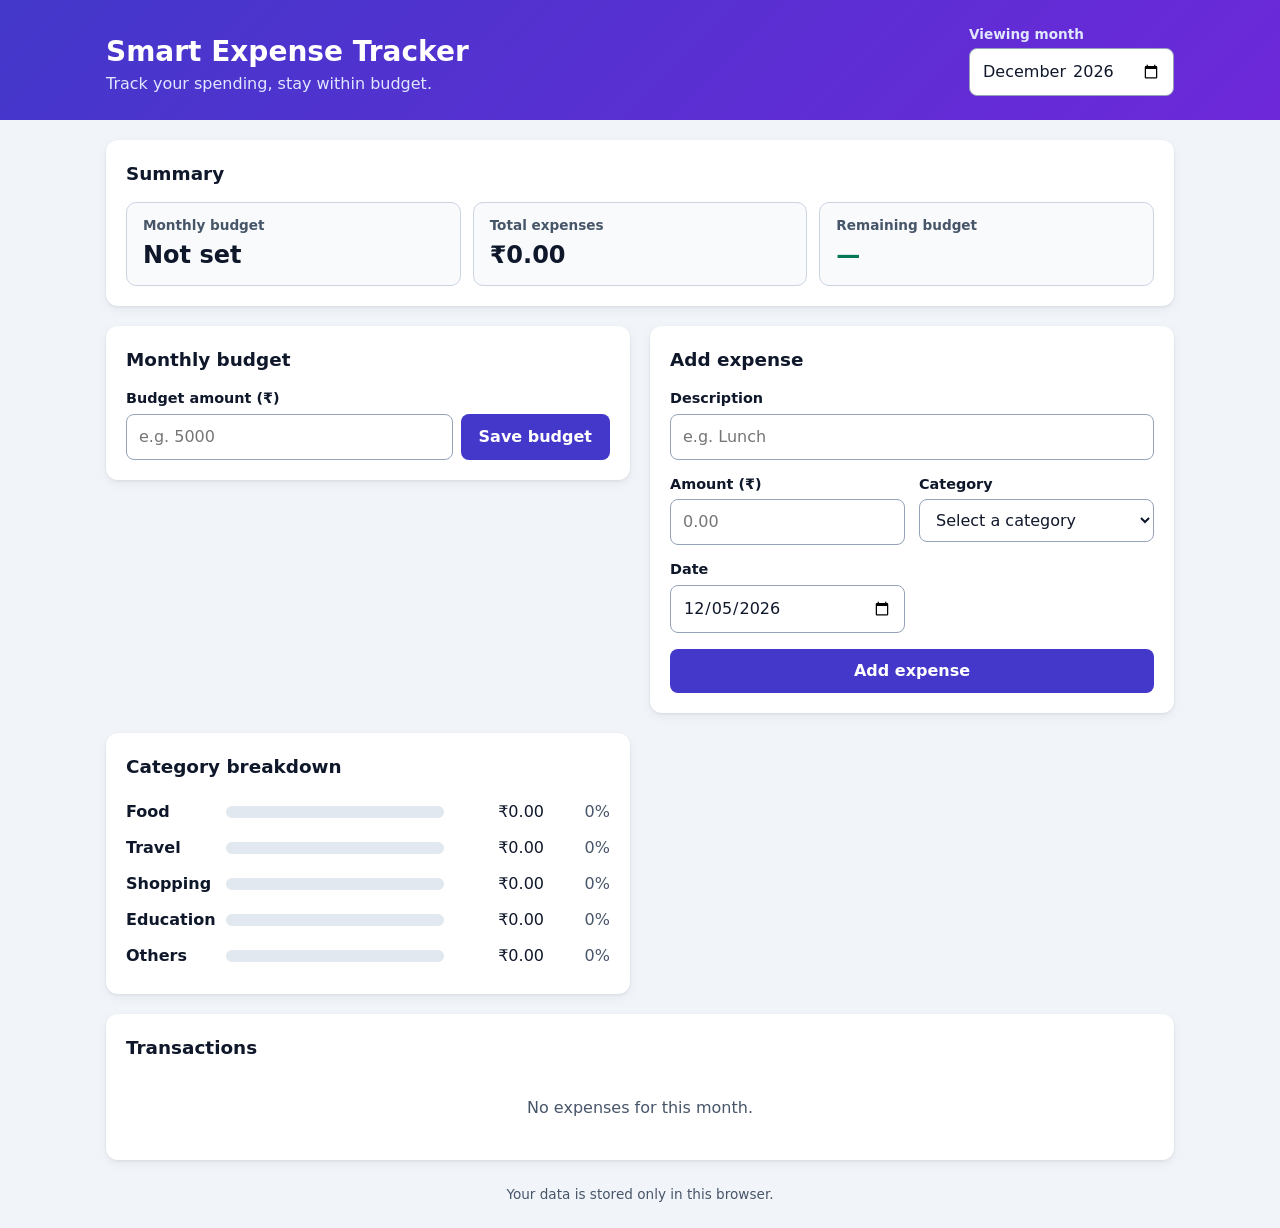
<file: index.html>
<!DOCTYPE html>
<html lang="en">
<head>
  <meta charset="UTF-8">
  <meta name="viewport" content="width=device-width, initial-scale=1">
  <title>Smart Expense Tracker</title>
  <link rel="stylesheet" href="style.css">
</head>
<body>
  <header class="app-header">
    <div class="container header-inner">
      <div>
        <h1>Smart Expense Tracker</h1>
        <p class="tagline">Track your spending, stay within budget.</p>
      </div>
      <div class="month-picker">
        <label for="month-filter">Viewing month</label>
        <input type="month" id="month-filter" name="month-filter">
      </div>
    </div>
  </header>

  <noscript>
    <div class="noscript-message">This app needs JavaScript to work. Please enable JavaScript in your browser.</div>
  </noscript>

  <main class="container layout">

    <!-- ===== Summary ===== -->
    <section class="card summary-card" aria-labelledby="summary-heading">
      <h2 id="summary-heading">Summary</h2>

      <div id="budget-warning" role="alert" hidden></div>

      <dl class="summary-grid">
        <div class="summary-item">
          <dt>Monthly budget</dt>
          <dd><span id="budget-display">Not set</span></dd>
        </div>
        <div class="summary-item">
          <dt>Total expenses</dt>
          <dd><span id="total-expenses">₹0.00</span></dd>
        </div>
        <div class="summary-item">
          <dt>Remaining budget</dt>
          <dd><span id="remaining-budget">—</span></dd>
        </div>
      </dl>
    </section>

    <!-- ===== Budget form ===== -->
    <section class="card" aria-labelledby="budget-heading">
      <h2 id="budget-heading">Monthly budget</h2>
      <form id="budget-form" novalidate>
        <div class="field">
          <label for="budget-input">Budget amount (₹)</label>
          <div class="inline-row">
            <input type="number" id="budget-input" name="budget" step="0.01" min="0"
                   placeholder="e.g. 5000" inputmode="decimal" aria-describedby="budget-error">
            <button type="submit" id="budget-save-btn" class="btn btn-primary">Save budget</button>
          </div>
          <span id="budget-error" class="error-message"></span>
        </div>
      </form>
    </section>

    <!-- ===== Add expense form ===== -->
    <section class="card" aria-labelledby="add-heading">
      <h2 id="add-heading">Add expense</h2>
      <form id="expense-form" novalidate>
        <div class="form-grid">
          <div class="field field-wide">
            <label for="description-input">Description</label>
            <input type="text" id="description-input" name="description" maxlength="60"
                   placeholder="e.g. Lunch" autocomplete="off" aria-describedby="description-error">
            <span id="description-error" class="error-message"></span>
          </div>

          <div class="field">
            <label for="amount-input">Amount (₹)</label>
            <input type="number" id="amount-input" name="amount" step="0.01" min="0"
                   placeholder="0.00" inputmode="decimal" aria-describedby="amount-error">
            <span id="amount-error" class="error-message"></span>
          </div>

          <div class="field">
            <label for="category-select">Category</label>
            <select id="category-select" name="category" aria-describedby="category-error">
              <option value="">Select a category</option>
              <option value="Food">Food</option>
              <option value="Travel">Travel</option>
              <option value="Shopping">Shopping</option>
              <option value="Education">Education</option>
              <option value="Others">Others</option>
            </select>
            <span id="category-error" class="error-message"></span>
          </div>

          <div class="field">
            <label for="date-input">Date</label>
            <input type="date" id="date-input" name="date" aria-describedby="date-error">
            <span id="date-error" class="error-message"></span>
          </div>
        </div>

        <button type="submit" id="add-expense-btn" class="btn btn-primary btn-block">Add expense</button>
      </form>
    </section>

    <!-- ===== Category breakdown ===== -->
    <section class="card" aria-labelledby="breakdown-heading">
      <h2 id="breakdown-heading">Category breakdown</h2>
      <div id="category-breakdown"></div>
      <!--
        Example of a row generated by app.js:
        <div class="breakdown-row cat-food" data-category="Food">
          <span class="breakdown-label">Food</span>
          <div class="breakdown-bar"><div class="breakdown-bar-fill" style="width: 42.5%"></div></div>
          <span class="breakdown-amount">₹12.50</span>
          <span class="breakdown-percent">42.5%</span>
        </div>
      -->
    </section>

    <!-- ===== Transactions ===== -->
    <section class="card card-wide" aria-labelledby="list-heading">
      <h2 id="list-heading">Transactions</h2>
      <ul id="expense-list" class="expense-list"></ul>
      <p id="empty-message" class="empty-message" hidden>No expenses for this month.</p>
      <!--
        Example of a row generated by app.js:
        <li class="expense-item cat-food" data-id="exp_1700000000000_ab12">
          <div class="expense-desc">Lunch</div>
          <div class="expense-meta">
            <span class="expense-category">Food</span>
            <span class="expense-date">2026-11-25</span>
          </div>
          <div class="expense-amount">₹12.50</div>
          <button type="button" class="delete-btn" data-id="exp_1700000000000_ab12"
                  aria-label="Delete expense: Lunch">Delete</button>
        </li>
      -->
    </section>

  </main>

  <footer class="app-footer">
    <p>Your data is stored only in this browser.</p>
  </footer>

  <script src="app.js" defer></script>
</body>
</html>
</file>
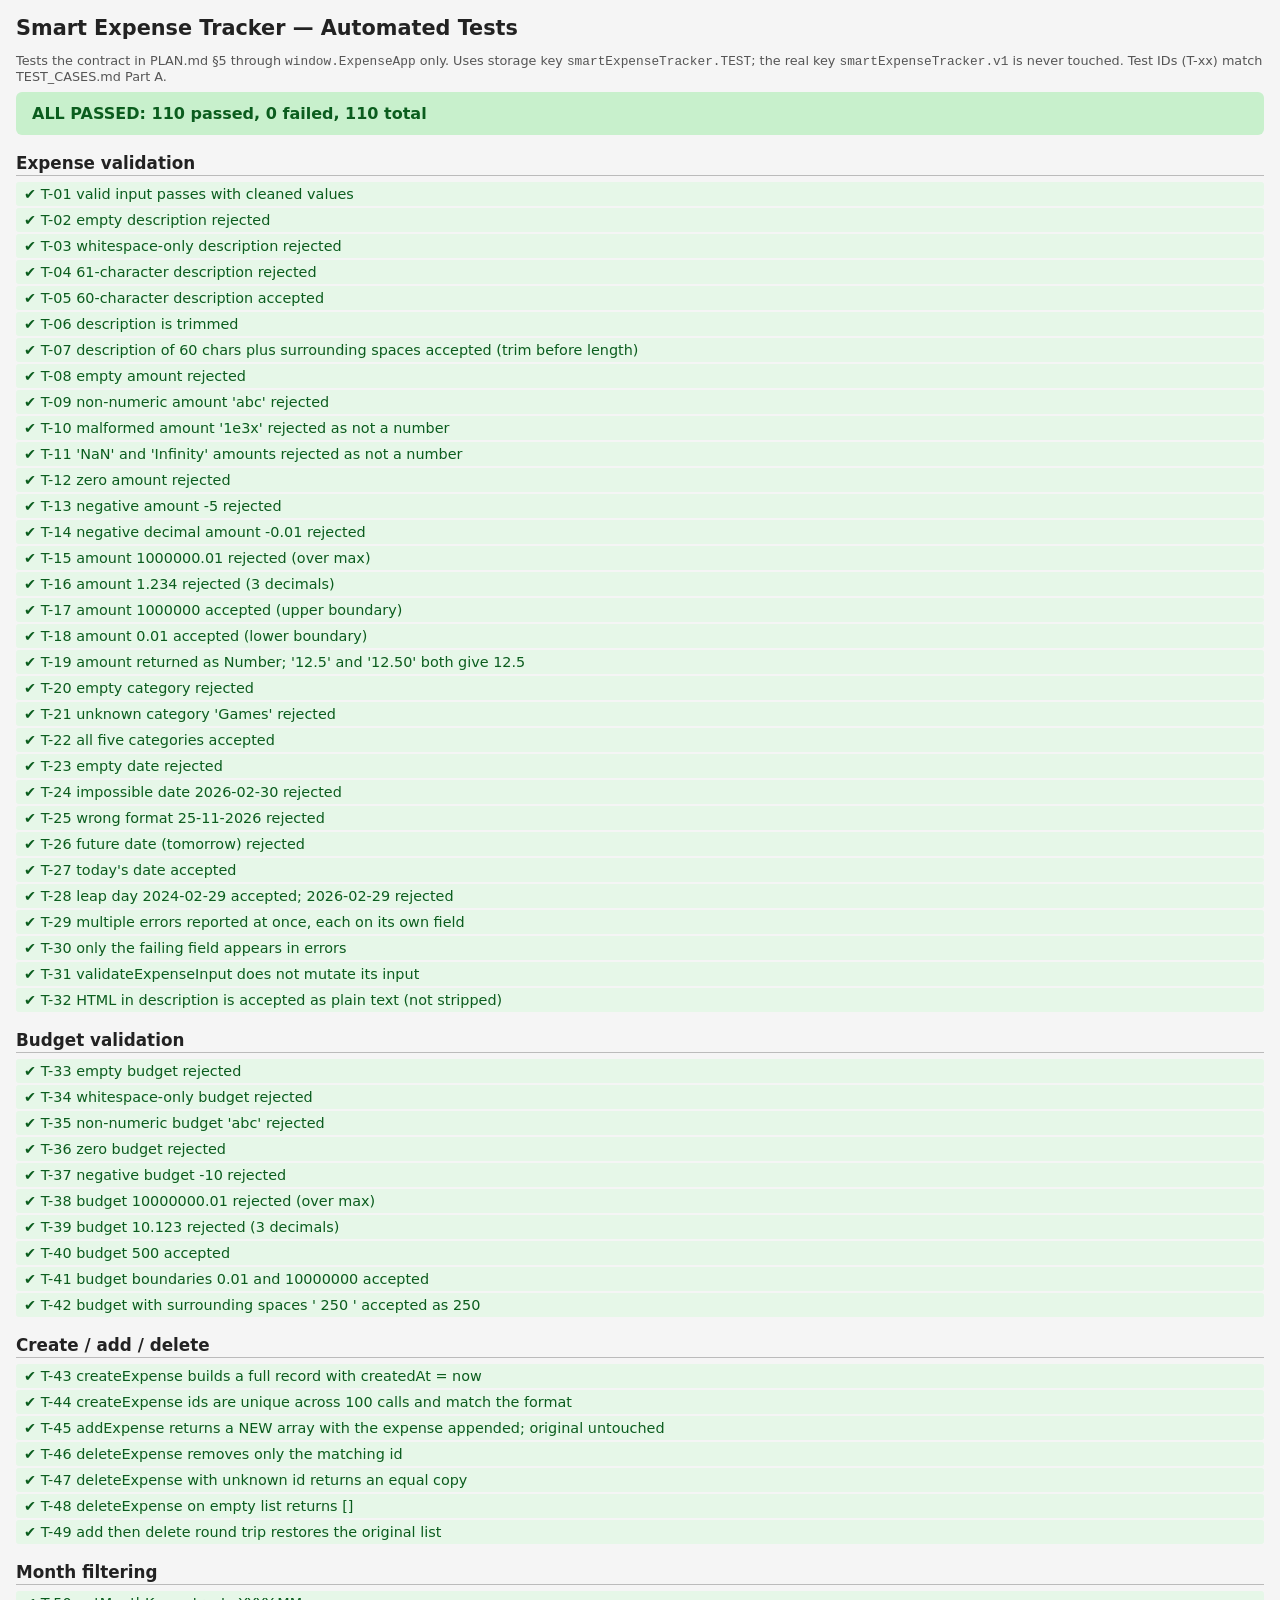
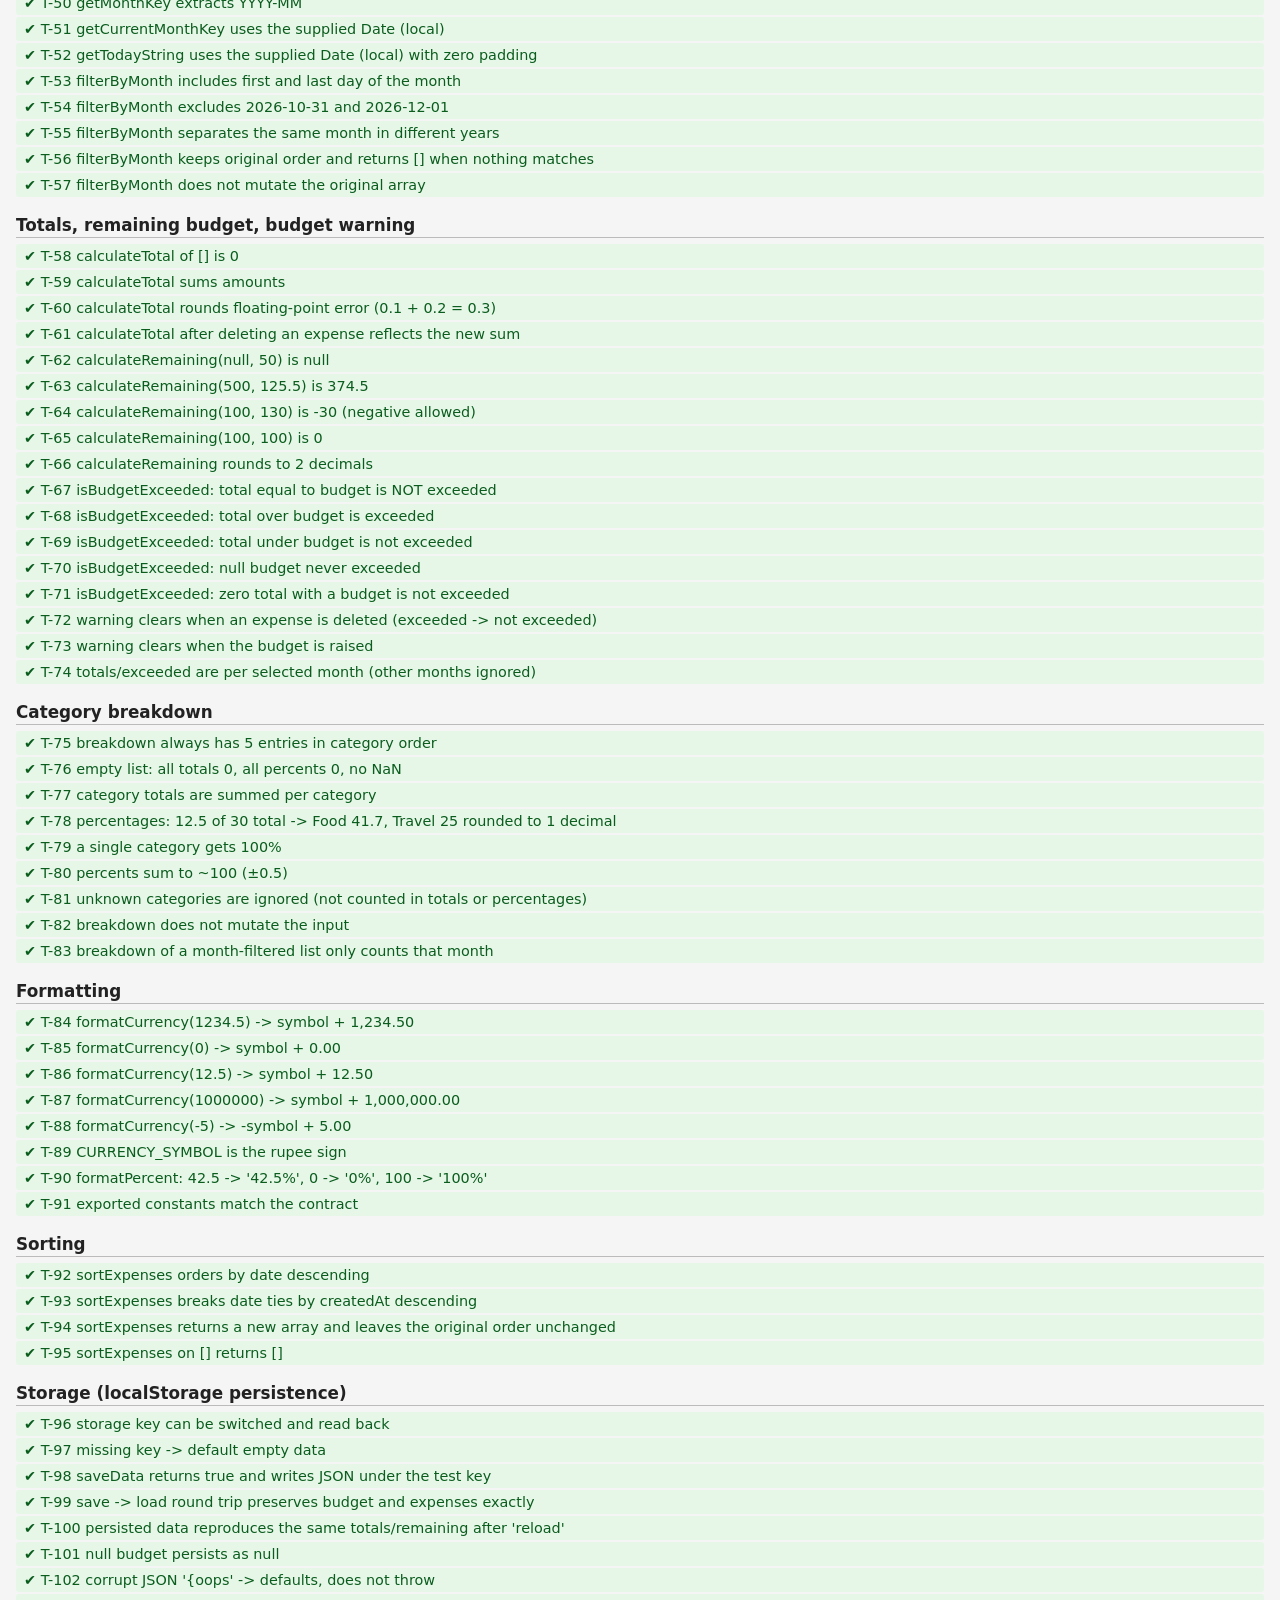
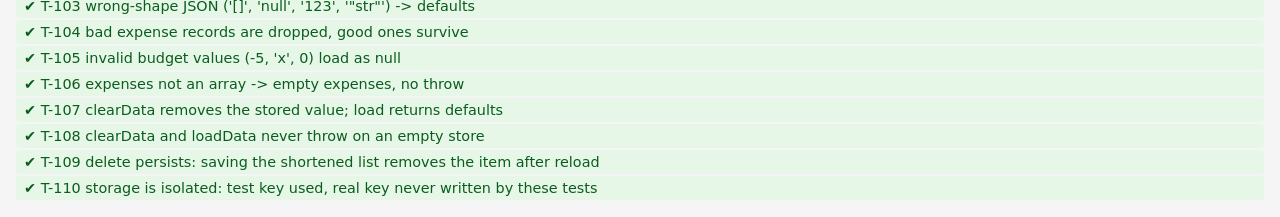
<file: tests.html>
<!DOCTYPE html>
<html lang="en">
<head>
<meta charset="utf-8">
<meta name="viewport" content="width=device-width, initial-scale=1">
<title>Smart Expense Tracker — Automated Tests</title>
<style>
  body { font-family: system-ui, sans-serif; margin: 0; padding: 16px; background: #f5f5f5; color: #222; }
  h1 { font-size: 1.3rem; margin: 0 0 8px; }
  #summary { padding: 12px 16px; border-radius: 6px; font-weight: bold; margin-bottom: 12px; background: #ddd; }
  #summary.pass { background: #c8f0cc; color: #0b5d1e; }
  #summary.fail { background: #f8c9c9; color: #8a1111; }
  #banner { display: none; padding: 14px 16px; border-radius: 6px; background: #b00020; color: #fff; font-weight: bold; margin-bottom: 12px; }
  h2 { font-size: 1.05rem; margin: 18px 0 6px; border-bottom: 1px solid #bbb; padding-bottom: 2px; }
  ul { list-style: none; margin: 0; padding: 0; }
  li { padding: 4px 8px; margin: 2px 0; border-radius: 3px; font-size: 0.9rem; word-break: break-word; }
  li.pass { background: #e6f7e8; color: #0b5d1e; }
  li.fail { background: #fde4e4; color: #8a1111; }
  li .msg { display: block; font-family: monospace; font-size: 0.8rem; margin-top: 2px; white-space: pre-wrap; }
  .note { font-size: 0.8rem; color: #555; margin-bottom: 8px; }
</style>
</head>
<body>
<h1>Smart Expense Tracker — Automated Tests</h1>
<p class="note">Tests the contract in PLAN.md §5 through <code>window.ExpenseApp</code> only.
Uses storage key <code>smartExpenseTracker.TEST</code>; the real key <code>smartExpenseTracker.v1</code> is never touched.
Test IDs (T-xx) match TEST_CASES.md Part A.</p>
<div id="banner" role="alert">app.js not found or failed to load</div>
<div id="summary">Running…</div>
<div id="results"></div>

<script src="app.js"></script>
<script>
(function () {
  "use strict";

  // ---------- tiny test runner ----------
  var tests = [];          // { group, name, fn }
  var currentGroup = "";
  function group(name) { currentGroup = name; }
  function test(name, fn) { tests.push({ group: currentGroup, name: name, fn: fn }); }

  function show(v) {
    try { return typeof v === "string" ? JSON.stringify(v) : JSON.stringify(v) === undefined ? String(v) : JSON.stringify(v); }
    catch (e) { return String(v); }
  }
  function assertEqual(actual, expected, msg) {
    if (actual !== expected && !(actual !== actual && expected !== expected)) {
      throw new Error((msg ? msg + ": " : "") + "expected " + show(expected) + " but got " + show(actual));
    }
  }
  function assertTrue(cond, msg) { if (!cond) { throw new Error(msg || "expected condition to be true"); } }
  function assertDeepEqual(actual, expected, msg) {
    var a = show(actual), e = show(expected);
    if (a !== e) { throw new Error((msg ? msg + ": " : "") + "expected " + e + " but got " + a); }
  }
  function assertThrowsNot(fn, msg) {
    try { fn(); } catch (err) { throw new Error((msg ? msg + ": " : "") + "threw " + err); }
  }

  var banner = document.getElementById("banner");
  var summary = document.getElementById("summary");
  var results = document.getElementById("results");

  if (!window.ExpenseApp) {
    banner.style.display = "block";
    summary.textContent = "0 tests run — app.js not loaded";
    summary.className = "fail";
    return;
  }

  var App = window.ExpenseApp;
  var TEST_KEY = "smartExpenseTracker.TEST";
  var REAL_KEY = "smartExpenseTracker.v1";
  var TODAY = "2026-11-25";
  var valid = { description: "Lunch", amount: "12.50", category: "Food", date: "2026-11-20" };

  function withInput(over) {
    var o = {}, k;
    for (k in valid) { o[k] = valid[k]; }
    for (k in over) { o[k] = over[k]; }
    return o;
  }
  function check(over) { return App.validateExpenseInput(withInput(over), TODAY); }
  function exp(id, amount, category, date, createdAt) {
    return { id: id, description: "d" + id, amount: amount, category: category, date: date, createdAt: createdAt || 1 };
  }
  function safeLS(fn) { try { return fn(); } catch (e) { return undefined; } }
  function rawSet(v) { localStorage.setItem(TEST_KEY, v); }
  function rawGet() { return localStorage.getItem(TEST_KEY); }

  // ================= EXPENSE VALIDATION =================
  group("Expense validation");
  test("T-01 valid input passes with cleaned values", function () {
    var r = check({});
    assertEqual(r.valid, true);
    assertDeepEqual(r.errors, {});
    assertDeepEqual(r.values, { description: "Lunch", amount: 12.5, category: "Food", date: "2026-11-20" });
  });
  test("T-02 empty description rejected", function () {
    var r = check({ description: "" });
    assertEqual(r.valid, false);
    assertEqual(r.errors.description, "Description is required.");
  });
  test("T-03 whitespace-only description rejected", function () {
    assertEqual(check({ description: "     " }).errors.description, "Description is required.");
  });
  test("T-04 61-character description rejected", function () {
    var r = check({ description: new Array(62).join("a") });
    assertEqual(r.valid, false);
    assertEqual(r.errors.description, "Description must be 60 characters or fewer.");
  });
  test("T-05 60-character description accepted", function () {
    var r = check({ description: new Array(61).join("a") });
    assertEqual(r.valid, true);
    assertEqual(r.values.description.length, 60);
  });
  test("T-06 description is trimmed", function () {
    assertEqual(check({ description: "  Lunch  " }).values.description, "Lunch");
  });
  test("T-07 description of 60 chars plus surrounding spaces accepted (trim before length)", function () {
    assertEqual(check({ description: "  " + new Array(61).join("a") + "  " }).valid, true);
  });
  test("T-08 empty amount rejected", function () {
    assertEqual(check({ amount: "" }).errors.amount, "Amount is required.");
  });
  test("T-09 non-numeric amount 'abc' rejected", function () {
    assertEqual(check({ amount: "abc" }).errors.amount, "Amount must be a number.");
  });
  test("T-10 malformed amount '1e3x' rejected as not a number", function () {
    assertEqual(check({ amount: "1e3x" }).errors.amount, "Amount must be a number.");
  });
  test("T-11 'NaN' and 'Infinity' amounts rejected as not a number", function () {
    assertEqual(check({ amount: "NaN" }).errors.amount, "Amount must be a number.");
    assertEqual(check({ amount: "Infinity" }).errors.amount, "Amount must be a number.");
  });
  test("T-12 zero amount rejected", function () {
    assertEqual(check({ amount: "0" }).errors.amount, "Amount must be greater than 0.");
  });
  test("T-13 negative amount -5 rejected", function () {
    assertEqual(check({ amount: "-5" }).errors.amount, "Amount must be greater than 0.");
  });
  test("T-14 negative decimal amount -0.01 rejected", function () {
    assertEqual(check({ amount: "-0.01" }).errors.amount, "Amount must be greater than 0.");
  });
  test("T-15 amount 1000000.01 rejected (over max)", function () {
    assertEqual(check({ amount: "1000000.01" }).errors.amount, "Amount cannot exceed 1,000,000.");
  });
  test("T-16 amount 1.234 rejected (3 decimals)", function () {
    assertEqual(check({ amount: "1.234" }).errors.amount, "Amount can have at most 2 decimal places.");
  });
  test("T-17 amount 1000000 accepted (upper boundary)", function () {
    var r = check({ amount: "1000000" });
    assertEqual(r.valid, true);
    assertEqual(r.values.amount, 1000000);
  });
  test("T-18 amount 0.01 accepted (lower boundary)", function () {
    var r = check({ amount: "0.01" });
    assertEqual(r.valid, true);
    assertEqual(r.values.amount, 0.01);
  });
  test("T-19 amount returned as Number; '12.5' and '12.50' both give 12.5", function () {
    var a = check({ amount: "12.5" }).values.amount, b = check({ amount: "12.50" }).values.amount;
    assertEqual(typeof a, "number");
    assertEqual(a, 12.5);
    assertEqual(b, 12.5);
  });
  test("T-20 empty category rejected", function () {
    assertEqual(check({ category: "" }).errors.category, "Please select a category.");
  });
  test("T-21 unknown category 'Games' rejected", function () {
    assertEqual(check({ category: "Games" }).errors.category, "Please select a category.");
  });
  test("T-22 all five categories accepted", function () {
    ["Food", "Travel", "Shopping", "Education", "Others"].forEach(function (c) {
      assertEqual(check({ category: c }).valid, true, c);
    });
  });
  test("T-23 empty date rejected", function () {
    assertEqual(check({ date: "" }).errors.date, "Date is required.");
  });
  test("T-24 impossible date 2026-02-30 rejected", function () {
    assertEqual(check({ date: "2026-02-30" }).errors.date, "Date is not valid.");
  });
  test("T-25 wrong format 25-11-2026 rejected", function () {
    assertEqual(check({ date: "25-11-2026" }).errors.date, "Date is not valid.");
  });
  test("T-26 future date (tomorrow) rejected", function () {
    assertEqual(check({ date: "2026-11-26" }).errors.date, "Date cannot be in the future.");
  });
  test("T-27 today's date accepted", function () {
    assertEqual(check({ date: TODAY }).valid, true);
  });
  test("T-28 leap day 2024-02-29 accepted; 2026-02-29 rejected", function () {
    assertEqual(check({ date: "2024-02-29" }).valid, true);
    assertEqual(check({ date: "2026-02-29" }).errors.date, "Date is not valid.");
  });
  test("T-29 multiple errors reported at once, each on its own field", function () {
    var r = App.validateExpenseInput({ description: "", amount: "-5", category: "", date: "" }, TODAY);
    assertEqual(r.valid, false);
    assertEqual(r.errors.description, "Description is required.");
    assertEqual(r.errors.amount, "Amount must be greater than 0.");
    assertEqual(r.errors.category, "Please select a category.");
    assertEqual(r.errors.date, "Date is required.");
  });
  test("T-30 only the failing field appears in errors", function () {
    var r = check({ amount: "abc" });
    assertDeepEqual(Object.keys(r.errors), ["amount"]);
  });
  test("T-31 validateExpenseInput does not mutate its input", function () {
    var input = withInput({ description: "  pad  " });
    var copy = JSON.stringify(input);
    App.validateExpenseInput(input, TODAY);
    assertEqual(JSON.stringify(input), copy);
  });
  test("T-32 HTML in description is accepted as plain text (not stripped)", function () {
    var s = "<img src=x onerror=alert(1)>";
    var r = check({ description: s });
    assertEqual(r.valid, true);
    assertEqual(r.values.description, s);
  });

  // ================= BUDGET VALIDATION =================
  group("Budget validation");
  test("T-33 empty budget rejected", function () {
    var r = App.validateBudget("");
    assertEqual(r.valid, false);
    assertEqual(r.error, "Budget is required.");
    assertEqual(r.value, null);
  });
  test("T-34 whitespace-only budget rejected", function () {
    assertEqual(App.validateBudget("  ").error, "Budget is required.");
  });
  test("T-35 non-numeric budget 'abc' rejected", function () {
    assertEqual(App.validateBudget("abc").error, "Budget must be a number.");
  });
  test("T-36 zero budget rejected", function () {
    assertEqual(App.validateBudget("0").error, "Budget must be greater than 0.");
  });
  test("T-37 negative budget -10 rejected", function () {
    var r = App.validateBudget("-10");
    assertEqual(r.valid, false);
    assertEqual(r.error, "Budget must be greater than 0.");
    assertEqual(r.value, null);
  });
  test("T-38 budget 10000000.01 rejected (over max)", function () {
    assertEqual(App.validateBudget("10000000.01").error, "Budget cannot exceed 10,000,000.");
  });
  test("T-39 budget 10.123 rejected (3 decimals)", function () {
    assertEqual(App.validateBudget("10.123").error, "Budget can have at most 2 decimal places.");
  });
  test("T-40 budget 500 accepted", function () {
    var r = App.validateBudget("500");
    assertEqual(r.valid, true);
    assertEqual(r.error, "");
    assertEqual(r.value, 500);
  });
  test("T-41 budget boundaries 0.01 and 10000000 accepted", function () {
    assertEqual(App.validateBudget("0.01").value, 0.01);
    assertEqual(App.validateBudget("10000000").value, 10000000);
  });
  test("T-42 budget with surrounding spaces ' 250 ' accepted as 250", function () {
    assertEqual(App.validateBudget(" 250 ").value, 250);
  });

  // ================= CREATE / ADD / DELETE =================
  group("Create / add / delete");
  test("T-43 createExpense builds a full record with createdAt = now", function () {
    var e = App.createExpense({ description: "Lunch", amount: 12.5, category: "Food", date: "2026-11-20" }, 1700000000000);
    assertEqual(e.description, "Lunch");
    assertEqual(e.amount, 12.5);
    assertEqual(e.category, "Food");
    assertEqual(e.date, "2026-11-20");
    assertEqual(e.createdAt, 1700000000000);
    assertTrue(/^exp_1700000000000_[a-z0-9]{4}$/.test(e.id), "id format: " + e.id);
  });
  test("T-44 createExpense ids are unique across 100 calls and match the format", function () {
    var seen = {}, i, e;
    for (i = 0; i < 100; i++) {
      e = App.createExpense({ description: "x", amount: 1, category: "Food", date: "2026-11-20" });
      assertTrue(/^exp_\d+_[a-z0-9]{4}$/.test(e.id), "bad id " + e.id);
      assertTrue(!seen[e.id], "duplicate id " + e.id);
      seen[e.id] = true;
    }
  });
  test("T-45 addExpense returns a NEW array with the expense appended; original untouched", function () {
    var orig = [exp("a", 1, "Food", "2026-11-01")], added = exp("b", 2, "Travel", "2026-11-02");
    var out = App.addExpense(orig, added);
    assertTrue(out !== orig, "must be a new array");
    assertEqual(orig.length, 1);
    assertEqual(out.length, 2);
    assertEqual(out[1].id, "b");
  });
  test("T-46 deleteExpense removes only the matching id", function () {
    var list = [exp("a", 1, "Food", "2026-11-01"), exp("b", 2, "Travel", "2026-11-02"), exp("c", 3, "Others", "2026-11-03")];
    var out = App.deleteExpense(list, "b");
    assertDeepEqual(out.map(function (e) { return e.id; }), ["a", "c"]);
    assertEqual(list.length, 3, "original must not change");
    assertTrue(out !== list);
  });
  test("T-47 deleteExpense with unknown id returns an equal copy", function () {
    var list = [exp("a", 1, "Food", "2026-11-01")];
    var out = App.deleteExpense(list, "zzz");
    assertDeepEqual(out, list);
    assertTrue(out !== list, "should be a copy");
  });
  test("T-48 deleteExpense on empty list returns []", function () {
    assertDeepEqual(App.deleteExpense([], "a"), []);
  });
  test("T-49 add then delete round trip restores the original list", function () {
    var base = [exp("a", 5, "Food", "2026-11-01")];
    var e = App.createExpense({ description: "x", amount: 7, category: "Travel", date: "2026-11-02" });
    var after = App.deleteExpense(App.addExpense(base, e), e.id);
    assertDeepEqual(after, base);
  });

  // ================= MONTH FILTERING =================
  group("Month filtering");
  test("T-50 getMonthKey extracts YYYY-MM", function () {
    assertEqual(App.getMonthKey("2026-11-25"), "2026-11");
    assertEqual(App.getMonthKey("2026-01-01"), "2026-01");
  });
  test("T-51 getCurrentMonthKey uses the supplied Date (local)", function () {
    assertEqual(App.getCurrentMonthKey(new Date(2026, 10, 25, 12, 0, 0)), "2026-11");
    assertEqual(App.getCurrentMonthKey(new Date(2026, 0, 5)), "2026-01");
  });
  test("T-52 getTodayString uses the supplied Date (local) with zero padding", function () {
    assertEqual(App.getTodayString(new Date(2026, 10, 25, 23, 59, 0)), "2026-11-25");
    assertEqual(App.getTodayString(new Date(2026, 0, 5, 0, 0, 1)), "2026-01-05");
  });
  test("T-53 filterByMonth includes first and last day of the month", function () {
    var list = [exp("a", 1, "Food", "2026-11-01"), exp("b", 1, "Food", "2026-11-30")];
    assertEqual(App.filterByMonth(list, "2026-11").length, 2);
  });
  test("T-54 filterByMonth excludes 2026-10-31 and 2026-12-01", function () {
    var list = [exp("a", 1, "Food", "2026-10-31"), exp("b", 1, "Food", "2026-12-01"), exp("c", 1, "Food", "2026-11-15")];
    assertDeepEqual(App.filterByMonth(list, "2026-11").map(function (e) { return e.id; }), ["c"]);
  });
  test("T-55 filterByMonth separates the same month in different years", function () {
    var list = [exp("a", 1, "Food", "2025-11-10"), exp("b", 1, "Food", "2026-11-10")];
    assertDeepEqual(App.filterByMonth(list, "2026-11").map(function (e) { return e.id; }), ["b"]);
  });
  test("T-56 filterByMonth keeps original order and returns [] when nothing matches", function () {
    var list = [exp("a", 1, "Food", "2026-11-20"), exp("b", 1, "Food", "2026-11-02")];
    assertDeepEqual(App.filterByMonth(list, "2026-11").map(function (e) { return e.id; }), ["a", "b"]);
    assertDeepEqual(App.filterByMonth(list, "2020-01"), []);
  });
  test("T-57 filterByMonth does not mutate the original array", function () {
    var list = [exp("a", 1, "Food", "2026-10-01"), exp("b", 1, "Food", "2026-11-01")];
    App.filterByMonth(list, "2026-11");
    assertEqual(list.length, 2);
  });

  // ================= TOTALS / REMAINING / EXCEEDED =================
  group("Totals, remaining budget, budget warning");
  test("T-58 calculateTotal of [] is 0", function () {
    assertEqual(App.calculateTotal([]), 0);
  });
  test("T-59 calculateTotal sums amounts", function () {
    assertEqual(App.calculateTotal([exp("a", 10, "Food", "2026-11-01"), exp("b", 2.5, "Travel", "2026-11-02")]), 12.5);
  });
  test("T-60 calculateTotal rounds floating-point error (0.1 + 0.2 = 0.3)", function () {
    assertEqual(App.calculateTotal([exp("a", 0.1, "Food", "2026-11-01"), exp("b", 0.2, "Food", "2026-11-01")]), 0.3);
  });
  test("T-61 calculateTotal after deleting an expense reflects the new sum", function () {
    var list = [exp("a", 100, "Food", "2026-11-01"), exp("b", 50, "Food", "2026-11-01")];
    assertEqual(App.calculateTotal(App.deleteExpense(list, "a")), 50);
  });
  test("T-62 calculateRemaining(null, 50) is null", function () {
    assertEqual(App.calculateRemaining(null, 50), null);
  });
  test("T-63 calculateRemaining(500, 125.5) is 374.5", function () {
    assertEqual(App.calculateRemaining(500, 125.5), 374.5);
  });
  test("T-64 calculateRemaining(100, 130) is -30 (negative allowed)", function () {
    assertEqual(App.calculateRemaining(100, 130), -30);
  });
  test("T-65 calculateRemaining(100, 100) is 0", function () {
    assertEqual(App.calculateRemaining(100, 100), 0);
  });
  test("T-66 calculateRemaining rounds to 2 decimals", function () {
    assertEqual(App.calculateRemaining(0.3, 0.1), 0.2);
  });
  test("T-67 isBudgetExceeded: total equal to budget is NOT exceeded", function () {
    assertEqual(App.isBudgetExceeded(100, 100), false);
  });
  test("T-68 isBudgetExceeded: total over budget is exceeded", function () {
    assertEqual(App.isBudgetExceeded(100, 100.01), true);
  });
  test("T-69 isBudgetExceeded: total under budget is not exceeded", function () {
    assertEqual(App.isBudgetExceeded(100, 99.99), false);
  });
  test("T-70 isBudgetExceeded: null budget never exceeded", function () {
    assertEqual(App.isBudgetExceeded(null, 999999), false);
  });
  test("T-71 isBudgetExceeded: zero total with a budget is not exceeded", function () {
    assertEqual(App.isBudgetExceeded(100, 0), false);
  });
  test("T-72 warning clears when an expense is deleted (exceeded -> not exceeded)", function () {
    var list = [exp("a", 80, "Food", "2026-11-01"), exp("b", 40, "Food", "2026-11-02")];
    assertEqual(App.isBudgetExceeded(100, App.calculateTotal(list)), true);
    assertEqual(App.isBudgetExceeded(100, App.calculateTotal(App.deleteExpense(list, "b"))), false);
  });
  test("T-73 warning clears when the budget is raised", function () {
    assertEqual(App.isBudgetExceeded(100, 120), true);
    assertEqual(App.isBudgetExceeded(200, 120), false);
  });
  test("T-74 totals/exceeded are per selected month (other months ignored)", function () {
    var list = [exp("a", 90, "Food", "2026-10-15"), exp("b", 30, "Food", "2026-11-15")];
    var nov = App.calculateTotal(App.filterByMonth(list, "2026-11"));
    var oct = App.calculateTotal(App.filterByMonth(list, "2026-10"));
    assertEqual(nov, 30);
    assertEqual(oct, 90);
    assertEqual(App.isBudgetExceeded(50, nov), false);
    assertEqual(App.isBudgetExceeded(50, oct), true);
  });

  // ================= CATEGORY BREAKDOWN =================
  group("Category breakdown");
  var ORDER = ["Food", "Travel", "Shopping", "Education", "Others"];
  test("T-75 breakdown always has 5 entries in category order", function () {
    var b = App.getCategoryBreakdown([exp("a", 10, "Others", "2026-11-01")]);
    assertEqual(b.length, 5);
    assertDeepEqual(b.map(function (x) { return x.category; }), ORDER);
  });
  test("T-76 empty list: all totals 0, all percents 0, no NaN", function () {
    var b = App.getCategoryBreakdown([]);
    assertEqual(b.length, 5);
    b.forEach(function (x) {
      assertEqual(x.total, 0, x.category + " total");
      assertEqual(x.percent, 0, x.category + " percent");
    });
  });
  test("T-77 category totals are summed per category", function () {
    var b = App.getCategoryBreakdown([
      exp("a", 10, "Food", "2026-11-01"), exp("b", 2.5, "Food", "2026-11-02"), exp("c", 7.5, "Travel", "2026-11-03")
    ]);
    assertEqual(b[0].total, 12.5);
    assertEqual(b[1].total, 7.5);
    assertEqual(b[2].total, 0);
  });
  test("T-78 percentages: 12.5 of 30 total -> Food 41.7, Travel 25 rounded to 1 decimal", function () {
    var b = App.getCategoryBreakdown([
      exp("a", 12.5, "Food", "2026-11-01"), exp("b", 7.5, "Travel", "2026-11-02"), exp("c", 10, "Shopping", "2026-11-03")
    ]);
    assertEqual(b[0].percent, 41.7);
    assertEqual(b[1].percent, 25);
    assertEqual(b[2].percent, 33.3);
  });
  test("T-79 a single category gets 100%", function () {
    var b = App.getCategoryBreakdown([exp("a", 40, "Education", "2026-11-01")]);
    assertEqual(b[3].percent, 100);
  });
  test("T-80 percents sum to ~100 (±0.5)", function () {
    var b = App.getCategoryBreakdown([
      exp("a", 1, "Food", "x"), exp("b", 1, "Travel", "x"), exp("c", 1, "Shopping", "x"), exp("d", 1, "Education", "x"), exp("e", 2, "Others", "x")
    ]);
    var sum = b.reduce(function (s, x) { return s + x.percent; }, 0);
    assertTrue(Math.abs(sum - 100) <= 0.5, "sum was " + sum);
  });
  test("T-81 unknown categories are ignored (not counted in totals or percentages)", function () {
    var b = App.getCategoryBreakdown([exp("a", 10, "Food", "x"), exp("b", 999, "Games", "x")]);
    assertEqual(b.length, 5);
    assertEqual(b[0].total, 10);
    assertEqual(b[0].percent, 100);
    assertEqual(b.reduce(function (s, x) { return s + x.total; }, 0), 10);
  });
  test("T-82 breakdown does not mutate the input", function () {
    var list = [exp("a", 10, "Food", "x")], copy = JSON.stringify(list);
    App.getCategoryBreakdown(list);
    assertEqual(JSON.stringify(list), copy);
  });
  test("T-83 breakdown of a month-filtered list only counts that month", function () {
    var list = [exp("a", 10, "Food", "2026-10-10"), exp("b", 20, "Travel", "2026-11-10")];
    var b = App.getCategoryBreakdown(App.filterByMonth(list, "2026-11"));
    assertEqual(b[0].total, 0);
    assertEqual(b[1].total, 20);
    assertEqual(b[1].percent, 100);
  });

  // ================= FORMATTING =================
  group("Formatting");
  test("T-84 formatCurrency(1234.5) -> symbol + 1,234.50", function () {
    assertEqual(App.formatCurrency(1234.5), App.CURRENCY_SYMBOL + "1,234.50");
  });
  test("T-85 formatCurrency(0) -> symbol + 0.00", function () {
    assertEqual(App.formatCurrency(0), App.CURRENCY_SYMBOL + "0.00");
  });
  test("T-86 formatCurrency(12.5) -> symbol + 12.50", function () {
    assertEqual(App.formatCurrency(12.5), App.CURRENCY_SYMBOL + "12.50");
  });
  test("T-87 formatCurrency(1000000) -> symbol + 1,000,000.00", function () {
    assertEqual(App.formatCurrency(1000000), App.CURRENCY_SYMBOL + "1,000,000.00");
  });
  test("T-88 formatCurrency(-5) -> -symbol + 5.00", function () {
    assertEqual(App.formatCurrency(-5), "-" + App.CURRENCY_SYMBOL + "5.00");
  });
  test("T-89 CURRENCY_SYMBOL is the rupee sign", function () {
    assertEqual(App.CURRENCY_SYMBOL, "₹");
  });
  test("T-90 formatPercent: 42.5 -> '42.5%', 0 -> '0%', 100 -> '100%'", function () {
    assertEqual(App.formatPercent(42.5), "42.5%");
    assertEqual(App.formatPercent(0), "0%");
    assertEqual(App.formatPercent(100), "100%");
  });
  test("T-91 exported constants match the contract", function () {
    assertDeepEqual(App.CATEGORIES, ["Food", "Travel", "Shopping", "Education", "Others"]);
    assertEqual(App.MAX_DESCRIPTION_LENGTH, 60);
    assertEqual(App.MAX_AMOUNT, 1000000);
    assertEqual(App.MAX_BUDGET, 10000000);
  });

  // ================= SORTING =================
  group("Sorting");
  test("T-92 sortExpenses orders by date descending", function () {
    var out = App.sortExpenses([exp("a", 1, "Food", "2026-11-01"), exp("b", 1, "Food", "2026-11-20"), exp("c", 1, "Food", "2026-11-10")]);
    assertDeepEqual(out.map(function (e) { return e.id; }), ["b", "c", "a"]);
  });
  test("T-93 sortExpenses breaks date ties by createdAt descending", function () {
    var out = App.sortExpenses([exp("old", 1, "Food", "2026-11-05", 100), exp("new", 1, "Food", "2026-11-05", 300), exp("mid", 1, "Food", "2026-11-05", 200)]);
    assertDeepEqual(out.map(function (e) { return e.id; }), ["new", "mid", "old"]);
  });
  test("T-94 sortExpenses returns a new array and leaves the original order unchanged", function () {
    var list = [exp("a", 1, "Food", "2026-11-01"), exp("b", 1, "Food", "2026-11-20")];
    var out = App.sortExpenses(list);
    assertTrue(out !== list);
    assertDeepEqual(list.map(function (e) { return e.id; }), ["a", "b"]);
  });
  test("T-95 sortExpenses on [] returns []", function () {
    assertDeepEqual(App.sortExpenses([]), []);
  });

  // ================= STORAGE =================
  group("Storage (localStorage persistence)");
  test("T-96 storage key can be switched and read back", function () {
    assertEqual(App.getStorageKey(), TEST_KEY);
  });
  test("T-97 missing key -> default empty data", function () {
    assertDeepEqual(App.loadData(), { version: 1, budget: null, expenses: [] });
  });
  test("T-98 saveData returns true and writes JSON under the test key", function () {
    var ok = App.saveData({ version: 1, budget: 500, expenses: [] });
    assertEqual(ok, true);
    assertTrue(rawGet() !== null, "nothing stored under test key");
    assertEqual(JSON.parse(rawGet()).budget, 500);
  });
  test("T-99 save -> load round trip preserves budget and expenses exactly", function () {
    var data = { version: 1, budget: 750.5, expenses: [exp("a", 12.5, "Food", "2026-11-20", 111), exp("b", 99.99, "Travel", "2026-10-02", 222)] };
    App.saveData(data);
    assertDeepEqual(App.loadData(), data);
  });
  test("T-100 persisted data reproduces the same totals/remaining after 'reload'", function () {
    var data = { version: 1, budget: 100, expenses: [exp("a", 30.1, "Food", "2026-11-02"), exp("b", 20.2, "Others", "2026-11-03")] };
    var totalBefore = App.calculateTotal(App.filterByMonth(data.expenses, "2026-11"));
    App.saveData(data);
    var back = App.loadData();
    var totalAfter = App.calculateTotal(App.filterByMonth(back.expenses, "2026-11"));
    assertEqual(totalAfter, totalBefore);
    assertEqual(App.calculateRemaining(back.budget, totalAfter), 49.7);
  });
  test("T-101 null budget persists as null", function () {
    App.saveData({ version: 1, budget: null, expenses: [] });
    assertEqual(App.loadData().budget, null);
  });
  test("T-102 corrupt JSON '{oops' -> defaults, does not throw", function () {
    rawSet("{oops");
    var d;
    assertThrowsNot(function () { d = App.loadData(); });
    assertDeepEqual(d, { version: 1, budget: null, expenses: [] });
  });
  test("T-103 wrong-shape JSON ('[]', 'null', '123', '\"str\"') -> defaults", function () {
    ["[]", "null", "123", "\"str\""].forEach(function (raw) {
      rawSet(raw);
      assertDeepEqual(App.loadData(), { version: 1, budget: null, expenses: [] }, "raw=" + raw);
    });
  });
  test("T-104 bad expense records are dropped, good ones survive", function () {
    var good = exp("good", 5, "Food", "2026-11-01");
    rawSet(JSON.stringify({ version: 1, budget: 100, expenses: [
      good,
      { id: 1, description: "x", amount: 5, category: "Food", date: "2026-11-01" },          // id not string
      { id: "a", description: 5, amount: 5, category: "Food", date: "2026-11-01" },          // description not string
      { id: "b", description: "x", amount: -5, category: "Food", date: "2026-11-01" },       // negative amount
      { id: "c", description: "x", amount: 0, category: "Food", date: "2026-11-01" },        // zero amount
      { id: "d", description: "x", amount: "5", category: "Food", date: "2026-11-01" },      // amount string
      { id: "e", description: "x", amount: 5, category: "Games", date: "2026-11-01" },       // unknown category
      { id: "f", description: "x", amount: 5, category: "Food" },                            // no date
      null, 42, "text"
    ] }));
    var d = App.loadData();
    assertEqual(d.expenses.length, 1);
    assertEqual(d.expenses[0].id, "good");
    assertEqual(d.budget, 100);
  });
  test("T-105 invalid budget values (-5, 'x', 0) load as null", function () {
    [-5, "x", 0, {}].forEach(function (b) {
      rawSet(JSON.stringify({ version: 1, budget: b, expenses: [] }));
      assertEqual(App.loadData().budget, null, "budget=" + show(b));
    });
  });
  test("T-106 expenses not an array -> empty expenses, no throw", function () {
    rawSet(JSON.stringify({ version: 1, budget: 50, expenses: "nope" }));
    var d;
    assertThrowsNot(function () { d = App.loadData(); });
    assertDeepEqual(d.expenses, []);
  });
  test("T-107 clearData removes the stored value; load returns defaults", function () {
    App.saveData({ version: 1, budget: 10, expenses: [] });
    App.clearData();
    assertEqual(rawGet(), null);
    assertDeepEqual(App.loadData(), { version: 1, budget: null, expenses: [] });
  });
  test("T-108 clearData and loadData never throw on an empty store", function () {
    assertThrowsNot(function () { App.clearData(); App.loadData(); });
  });
  test("T-109 delete persists: saving the shortened list removes the item after reload", function () {
    var list = [exp("a", 1, "Food", "2026-11-01"), exp("b", 2, "Food", "2026-11-02")];
    App.saveData({ version: 1, budget: null, expenses: list });
    var loaded = App.loadData();
    App.saveData({ version: 1, budget: null, expenses: App.deleteExpense(loaded.expenses, "a") });
    assertDeepEqual(App.loadData().expenses.map(function (e) { return e.id; }), ["b"]);
  });
  test("T-110 storage is isolated: test key used, real key never written by these tests", function () {
    App.saveData({ version: 1, budget: 1, expenses: [] });
    assertEqual(App.getStorageKey(), TEST_KEY);
    assertEqual(localStorage.getItem(REAL_KEY), realKeyBefore, "real key changed");
  });

  // ---------- run ----------
  var realKeyBefore = safeLS(function () { return localStorage.getItem(REAL_KEY); });
  var originalKey = App.getStorageKey();
  App.setStorageKey(TEST_KEY);

  var pass = 0, fail = 0, lastGroup = null, list = null;
  tests.forEach(function (t) {
    if (t.group !== lastGroup) {
      lastGroup = t.group;
      var h = document.createElement("h2");
      h.textContent = t.group;
      results.appendChild(h);
      list = document.createElement("ul");
      results.appendChild(list);
    }
    var li = document.createElement("li");
    try {
      safeLS(function () { localStorage.removeItem(TEST_KEY); });   // clean slate for every test
      t.fn();
      li.className = "pass";
      li.textContent = "✔ " + t.name;
      pass++;
    } catch (err) {
      li.className = "fail";
      li.textContent = "✘ " + t.name;
      var m = document.createElement("span");
      m.className = "msg";
      m.textContent = String(err && err.message ? err.message : err);
      li.appendChild(m);
      fail++;
    }
    list.appendChild(li);
  });

  // leave nothing behind and restore the original key
  safeLS(function () { localStorage.removeItem(TEST_KEY); });
  App.setStorageKey(originalKey);

  summary.textContent = (fail === 0 ? "ALL PASSED: " : "FAILURES: ") + pass + " passed, " + fail + " failed, " + tests.length + " total";
  summary.className = fail === 0 ? "pass" : "fail";
  document.title = (fail === 0 ? "PASS" : "FAIL") + " — Smart Expense Tracker Tests";
  window.__testResults = { passed: pass, failed: fail, total: tests.length };
})();
</script>
</body>
</html>
</file>
<file: style.css>
/* Smart Expense Tracker — styles */
:root {
  --bg: #f1f5f9;
  --card: #ffffff;
  --text: #0f172a;
  --muted: #475569;
  --border: #cbd5e1;
  --primary: #4338ca;
  --primary-dark: #3730a3;
  --danger: #b91c1c;
  --danger-bg: #fef2f2;
  --danger-border: #fca5a5;
  --ok: #047857;
  --radius: 12px;
  --shadow: 0 1px 3px rgba(15, 23, 42, .08), 0 4px 12px rgba(15, 23, 42, .05);

  --c-food: #b45309;      --c-food-bg: #fef3c7;
  --c-travel: #0e7490;    --c-travel-bg: #cffafe;
  --c-shopping: #a21caf;  --c-shopping-bg: #fae8ff;
  --c-education: #1d4ed8; --c-education-bg: #dbeafe;
  --c-others: #475569;    --c-others-bg: #e2e8f0;
}

[hidden] { display: none !important; }

*, *::before, *::after { box-sizing: border-box; }

body {
  margin: 0;
  font-family: system-ui, -apple-system, "Segoe UI", Roboto, Helvetica, Arial, sans-serif;
  background: var(--bg);
  color: var(--text);
  line-height: 1.5;
}

.container { width: 100%; max-width: 1100px; margin: 0 auto; padding: 0 16px; }

/* ----- Header ----- */
.app-header { background: linear-gradient(135deg, #4338ca, #6d28d9); color: #fff; padding: 24px 0; }
.header-inner { display: flex; flex-wrap: wrap; align-items: flex-end; justify-content: space-between; gap: 16px; }
.app-header h1 { margin: 0; font-size: 1.75rem; line-height: 1.2; }
.tagline { margin: 4px 0 0; color: #e0e7ff; }
.month-picker { display: flex; flex-direction: column; gap: 4px; }
.month-picker label { font-size: .85rem; font-weight: 600; color: #e0e7ff; }
.month-picker input { background: #fff; }

.noscript-message {
  background: var(--danger-bg); color: var(--danger); border: 1px solid var(--danger-border);
  padding: 12px 16px; text-align: center; font-weight: 600;
}

/* ----- Layout ----- */
.layout {
  display: grid;
  grid-template-columns: 1fr;
  gap: 16px;
  padding-top: 20px;
  padding-bottom: 24px;
}
@media (min-width: 800px) {
  .layout { grid-template-columns: repeat(2, 1fr); gap: 20px; align-items: start; }
  .summary-card, .card-wide { grid-column: 1 / -1; }
}

.card { background: var(--card); border-radius: var(--radius); box-shadow: var(--shadow); padding: 20px; min-width: 0; }
.card h2 { margin: 0 0 14px; font-size: 1.15rem; }

/* ----- Summary ----- */
.summary-grid { display: grid; grid-template-columns: repeat(auto-fit, minmax(160px, 1fr)); gap: 12px; margin: 0; }
.summary-item { background: #f8fafc; border: 1px solid var(--border); border-radius: 10px; padding: 12px 16px; }
.summary-item dt { font-size: .85rem; color: var(--muted); font-weight: 600; }
.summary-item dd { margin: 2px 0 0; font-size: 1.5rem; font-weight: 700; overflow-wrap: anywhere; }
#remaining-budget { color: var(--ok); }
#remaining-budget.negative, .negative { color: var(--danger); }

#budget-warning {
  background: var(--danger-bg); color: #7f1d1d; border: 1px solid var(--danger-border);
  border-left: 6px solid var(--danger); border-radius: 10px;
  padding: 12px 16px; margin-bottom: 14px; font-weight: 700;
}

/* ----- Forms ----- */
.form-grid { display: grid; grid-template-columns: 1fr; gap: 14px; margin-bottom: 16px; }
@media (min-width: 520px) { .form-grid { grid-template-columns: 1fr 1fr; } .field-wide { grid-column: 1 / -1; } }

.field { display: flex; flex-direction: column; gap: 4px; min-width: 0; }
label { font-size: .9rem; font-weight: 600; }

input, select {
  width: 100%; font: inherit; color: var(--text);
  padding: 10px 12px; border: 1px solid #94a3b8; border-radius: 8px; background: #fff;
}
input:focus-visible, select:focus-visible, .btn:focus-visible, .delete-btn:focus-visible {
  outline: 3px solid #a5b4fc; outline-offset: 1px; border-color: var(--primary);
}
.inline-row { display: flex; gap: 8px; }
.inline-row input { flex: 1; min-width: 0; }
@media (max-width: 400px) { .inline-row { flex-direction: column; } }

.input-error { border-color: var(--danger); background: var(--danger-bg); }
.error-message { color: var(--danger); font-size: .85rem; font-weight: 600; }
.error-message:empty { display: none; }

.btn {
  font: inherit; font-weight: 700; border: 0; border-radius: 8px; padding: 10px 18px; cursor: pointer;
}
.btn-primary { background: var(--primary); color: #fff; }
.btn-primary:hover { background: var(--primary-dark); }
.btn-block { width: 100%; }

/* ----- Category colours (set on rows) ----- */
.cat-food { --cat: var(--c-food); --cat-bg: var(--c-food-bg); }
.cat-travel { --cat: var(--c-travel); --cat-bg: var(--c-travel-bg); }
.cat-shopping { --cat: var(--c-shopping); --cat-bg: var(--c-shopping-bg); }
.cat-education { --cat: var(--c-education); --cat-bg: var(--c-education-bg); }
.cat-others { --cat: var(--c-others); --cat-bg: var(--c-others-bg); }

/* ----- Breakdown ----- */
.breakdown-row {
  display: grid;
  grid-template-columns: 90px 1fr 90px 56px;
  align-items: center; gap: 10px; padding: 6px 0;
}
.breakdown-label { font-weight: 600; }
.breakdown-bar { height: 12px; background: #e2e8f0; border-radius: 999px; overflow: hidden; }
.breakdown-bar-fill { height: 100%; background: var(--cat, var(--c-others)); border-radius: 999px; transition: width .3s ease; }
.breakdown-amount { text-align: right; font-variant-numeric: tabular-nums; }
.breakdown-percent { text-align: right; color: var(--muted); font-variant-numeric: tabular-nums; }
@media (max-width: 480px) {
  .breakdown-row { grid-template-columns: 1fr auto auto; row-gap: 4px; }
  .breakdown-bar { grid-column: 1 / -1; grid-row: 2; }
  .breakdown-percent { min-width: 48px; }
}

/* ----- Expense list ----- */
.expense-list { list-style: none; margin: 0; padding: 0; display: grid; gap: 10px; }
.expense-item {
  display: grid;
  grid-template-columns: 1fr auto auto;
  grid-template-areas: "desc amount btn" "meta amount btn";
  align-items: center; column-gap: 14px; row-gap: 2px;
  padding: 12px 14px; border: 1px solid var(--border); border-left: 6px solid var(--cat, var(--c-others));
  border-radius: 10px; background: #fff;
}
.expense-desc { grid-area: desc; font-weight: 600; overflow-wrap: anywhere; }
.expense-meta { grid-area: meta; display: flex; flex-wrap: wrap; gap: 8px; align-items: center; font-size: .85rem; color: var(--muted); }
.expense-category {
  background: var(--cat-bg, var(--c-others-bg)); color: var(--cat, var(--c-others));
  padding: 1px 10px; border-radius: 999px; font-weight: 700;
}
.expense-date { font-variant-numeric: tabular-nums; }
.expense-amount { grid-area: amount; font-weight: 700; font-size: 1.1rem; font-variant-numeric: tabular-nums; }
.delete-btn {
  grid-area: btn; font: inherit; font-size: .85rem; font-weight: 600; cursor: pointer;
  background: #fff; color: var(--danger); border: 1px solid var(--danger-border); border-radius: 8px; padding: 6px 12px;
}
.delete-btn:hover { background: var(--danger-bg); }
@media (max-width: 480px) {
  .expense-item { grid-template-columns: 1fr auto; grid-template-areas: "desc amount" "meta btn"; }
}

.empty-message { text-align: center; color: var(--muted); padding: 20px 0; margin: 0; }

.app-footer { text-align: center; color: var(--muted); font-size: .85rem; padding: 0 16px 24px; }
.app-footer p { margin: 0; }
</file>
